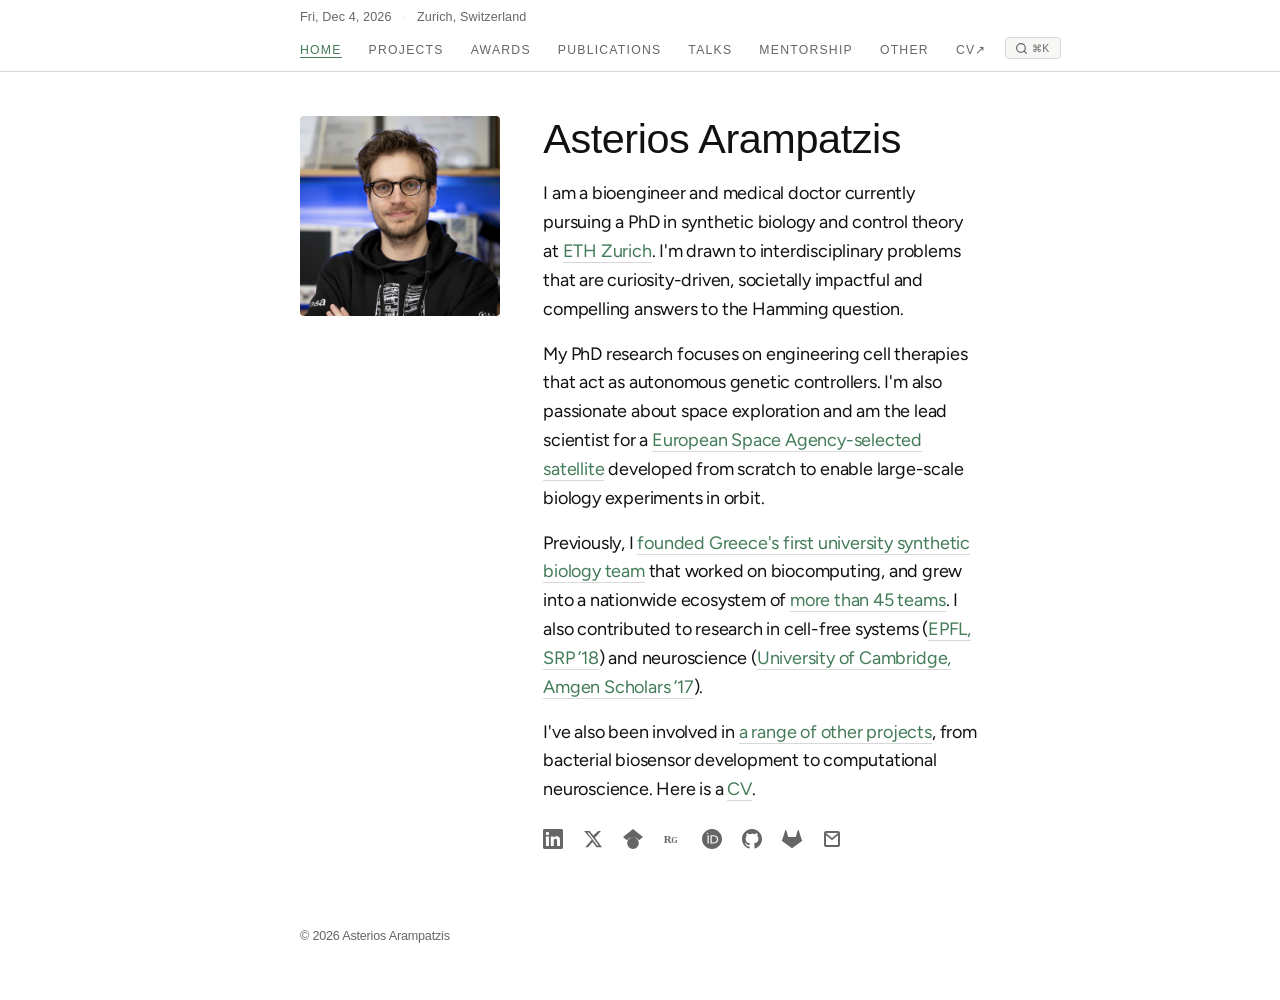
<file: index.html>
<!DOCTYPE html>
<html lang="en">
<head>
  <meta charset="UTF-8">
  <meta name="viewport" content="width=device-width, initial-scale=1.0">
  <title>Asterios Arampatzis</title>
  <meta name="description" content="Bioengineer and medical doctor pursuing a PhD in synthetic biology and control theory at ETH Zurich. Science Lead of AcubeSAT, ESA Fly Your Satellite! 3.">
  <link rel="preconnect" href="https://fonts.googleapis.com">
  <link rel="preconnect" href="https://fonts.gstatic.com" crossorigin>
  <link href="https://fonts.googleapis.com/css2?family=Figtree:wght@400;500;600&display=swap" rel="stylesheet">
  <link rel="icon" type="image/svg+xml" href="assets/favicon.svg">
  <link rel="stylesheet" href="style.css">
  <script>const PAGE_ID = 'home';</script>
</head>
<body>

  
  <main>

    
    <section class="hero">
      <div class="hero-photo">
        <img src="assets/AA_Dec_2025_square.jpeg" alt="Asterios Arampatzis">
      </div>
      <div class="hero-content">
        <h1>Asterios Arampatzis</h1>
        <p>
          I am a bioengineer and medical doctor currently pursuing a PhD in synthetic biology and control theory at
          <a href="projects/index.html#synbio">ETH Zurich</a>.
          I'm drawn to interdisciplinary problems that are curiosity-driven, societally impactful and
          compelling answers to the Hamming question.
        </p>
        <p>
          My PhD research focuses on engineering cell therapies that act as autonomous genetic controllers.
          I'm also passionate about space exploration and am the lead scientist for a
          <a href="projects/index.html#acubesat">European Space Agency-selected satellite</a>
          developed from scratch to enable large-scale biology experiments in orbit.
        </p>
        <p>
          Previously, I <a href="projects/index.html#igem">founded Greece's first university synthetic biology team</a>
          that worked on biocomputing, and grew into a nationwide ecosystem of
          <a href="https://teams.igem.org/list?organiserTypes=higher-education&input=Greece&year=all" target="_blank" rel="noopener">more than 45 teams</a>. I also contributed to research in cell-free systems (<a href="projects/index.html#minimal-cell">EPFL, SRP &rsquo;18</a>)
          and neuroscience (<a href="projects/index.html#neurosci">University of Cambridge, Amgen Scholars &rsquo;17</a>).
        </p>
        <p>
          I've also been involved in <a href="projects/index.html#misc">a range of other projects</a>, from bacterial biosensor development
          to computational neuroscience. Here is a <a href="assets/A.Arampatzis_CV.pdf" target="_blank" rel="noopener">CV</a>.
        </p>

        <div class="social-links">
          <a href="https://www.linkedin.com/in/asteriosarampatzis" target="_blank" rel="noopener" title="LinkedIn">
            <svg class="icon" viewBox="0 0 24 24" aria-hidden="true"><path d="M20.447 20.452h-3.554v-5.569c0-1.328-.027-3.037-1.852-3.037-1.853 0-2.136 1.445-2.136 2.939v5.667H9.351V9h3.414v1.561h.046c.477-.9 1.637-1.85 3.37-1.85 3.601 0 4.267 2.37 4.267 5.455v6.286zM5.337 7.433a2.062 2.062 0 01-2.063-2.065 2.064 2.064 0 112.063 2.065zm1.782 13.019H3.555V9h3.564v11.452zM22.225 0H1.771C.792 0 0 .774 0 1.729v20.542C0 23.227.792 24 1.771 24h20.451C23.2 24 24 23.227 24 22.271V1.729C24 .774 23.2 0 22.222 0h.003z"/></svg>
          </a>
          <a href="https://x.com/astarampatzis" target="_blank" rel="noopener" title="X (Twitter)">
            <svg class="icon" viewBox="0 0 24 24" aria-hidden="true"><path d="M18.244 2.25h3.308l-7.227 8.26 8.502 11.24H16.17l-4.714-6.231-5.401 6.231H2.746l7.73-8.835L1.254 2.25H8.08l4.253 5.622zm-1.161 17.52h1.833L7.084 4.126H5.117z"/></svg>
          </a>
          <a href="https://scholar.google.com/citations?user=VQrDRkwAAAAJ&hl=en" target="_blank" rel="noopener" title="Google Scholar">
            <svg class="icon" viewBox="0 0 24 24" aria-hidden="true"><path d="M12 24a7 7 0 110-14 7 7 0 010 14zm0-24L0 9.5l4.838 3.94A8 8 0 0112 10a8 8 0 017.162 3.44L24 9.5z"/></svg>
          </a>
          <a href="https://www.researchgate.net/profile/Asterios-Arampatzis" target="_blank" rel="noopener" title="ResearchGate">
            <svg class="icon" viewBox="0 0 24 24" aria-hidden="true"><text x="1" y="17" font-family="Georgia,serif" font-size="13" font-weight="700" fill="currentColor">R</text><text x="10" y="17" font-family="Georgia,serif" font-size="10" font-weight="700" fill="currentColor">G</text></svg>
          </a>
          <a href="https://orcid.org/0000-0001-8263-2623" target="_blank" rel="noopener" title="ORCID">
            <svg class="icon" viewBox="0 0 256 256" aria-hidden="true"><path d="M128 0C57.3 0 0 57.3 0 128s57.3 128 128 128 128-57.3 128-128S198.7 0 128 0zM86.3 186.2H70.9V79.1h15.4v107.1zM108.9 79.1h41.6c39.6 0 57 28.3 57 53.6 0 27.5-21.5 53.6-56.8 53.6h-41.8V79.1zm15.4 93.3h24.5c34.9 0 42.9-26.5 42.9-39.7C191.7 111 178 93 148 93h-23.7v79.4zM78.6 56.3c0 4.9-4 8.9-8.9 8.9s-8.9-4-8.9-8.9 4-8.9 8.9-8.9 8.9 4 8.9 8.9z"/></svg>
          </a>
          <a href="https://github.com/Ariwor" target="_blank" rel="noopener" title="GitHub">
            <svg class="icon" viewBox="0 0 24 24" aria-hidden="true"><path d="M12 0C5.37 0 0 5.37 0 12c0 5.3 3.44 9.8 8.21 11.39.6.11.82-.26.82-.58v-2.03c-3.34.72-4.04-1.61-4.04-1.61-.54-1.38-1.33-1.75-1.33-1.75-1.09-.74.08-.73.08-.73 1.2.08 1.84 1.24 1.84 1.24 1.07 1.83 2.8 1.3 3.49.99.11-.78.42-1.3.76-1.6-2.67-.3-5.47-1.33-5.47-5.93 0-1.31.47-2.38 1.24-3.22-.13-.3-.54-1.52.11-3.18 0 0 1-.32 3.3 1.23a11.5 11.5 0 013-.4c1.02.005 2.04.14 3 .4 2.28-1.55 3.29-1.23 3.29-1.23.65 1.66.24 2.88.12 3.18.77.84 1.24 1.91 1.24 3.22 0 4.61-2.81 5.63-5.48 5.92.43.37.81 1.1.81 2.22v3.29c0 .32.21.7.82.58C20.56 21.8 24 17.3 24 12c0-6.63-5.37-12-12-12z"/></svg>
          </a>
          <a href="https://gitlab.com/Ariwor" target="_blank" rel="noopener" title="GitLab">
            <svg class="icon" viewBox="0 0 24 24" aria-hidden="true"><path d="M23.955 13.587l-1.342-4.135-2.664-8.189a.455.455 0 00-.867 0L16.418 9.45H7.582L4.918 1.263a.455.455 0 00-.867 0L1.386 9.45.044 13.587a.924.924 0 00.331 1.023L12 23.054l11.625-8.443a.92.92 0 00.33-1.024z"/></svg>
          </a>
          <a href="mailto:asterarampatzis@gmail.com" title="Email">
            <svg class="icon" viewBox="0 0 20 20" aria-hidden="true"><path d="M2 4a2 2 0 012-2h12a2 2 0 012 2v12a2 2 0 01-2 2H4a2 2 0 01-2-2V4zm2 0l6 5 6-5H4zm0 2.236V16h12V6.236l-6 5-6-5z"/></svg>
          </a>
        </div>
      </div>
    </section>

  </main>


  <script src="search-index.js"></script>
  <script src="nav.js"></script>
  <script src="search.js"></script>
  

</body>
</html>
</file>
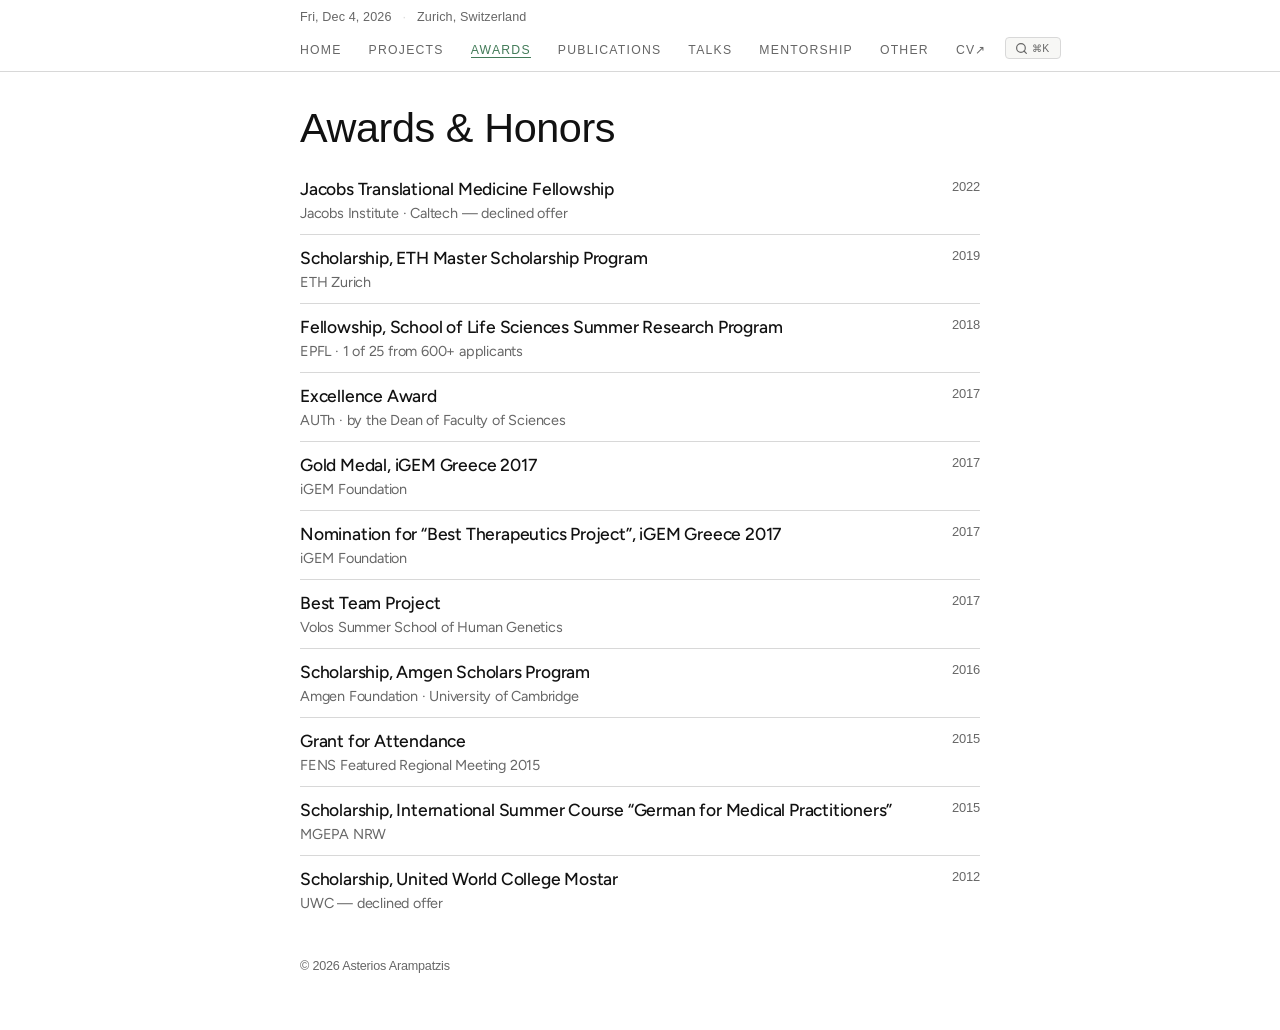
<file: awards/index.html>
<!DOCTYPE html>
<html lang="en">
<head>
  <meta charset="UTF-8">
  <meta name="viewport" content="width=device-width, initial-scale=1.0">
  <title>Awards &amp; Honors &mdash; Asterios Arampatzis</title>
  <meta name="description" content="Awards and honors of Asterios Arampatzis">
  <link rel="preconnect" href="https://fonts.googleapis.com">
  <link rel="preconnect" href="https://fonts.gstatic.com" crossorigin>
  <link href="https://fonts.googleapis.com/css2?family=Figtree:wght@400;500;600&display=swap" rel="stylesheet">
  <link rel="icon" type="image/svg+xml" href="../assets/favicon.svg">
  <link rel="stylesheet" href="../style.css">
  <script>const PAGE_ID = 'awards';</script>
</head>
<body>

  <main>
    <div class="page-title-strip">
      <h1>Awards &amp; Honors</h1>
    </div>
    <div class="page-content">
      <ul class="honors-list">

        <li>
          <div class="honor-left">
            <span class="honor-name">Jacobs Translational Medicine Fellowship</span>
            <span class="honor-detail">Jacobs Institute &middot; Caltech — declined offer</span>
          </div>
          <div class="honor-right">2022</div>
        </li>

        <li>
          <div class="honor-left">
            <span class="honor-name">Scholarship, ETH Master Scholarship Program</span>
            <span class="honor-detail">ETH Zurich</span>
          </div>
          <div class="honor-right">2019</div>
        </li>

        <li>
          <div class="honor-left">
            <span class="honor-name">Fellowship, School of Life Sciences Summer Research Program</span>
            <span class="honor-detail">EPFL &middot; 1 of 25 from 600+ applicants</span>
          </div>
          <div class="honor-right">2018</div>
        </li>

        <li>
          <div class="honor-left">
            <span class="honor-name">Excellence Award</span>
            <span class="honor-detail">AUTh &middot; by the Dean of Faculty of Sciences</span>
          </div>
          <div class="honor-right">2017</div>
        </li>

        <li>
          <div class="honor-left">
            <span class="honor-name">Gold Medal, iGEM Greece 2017</span>
            <span class="honor-detail">iGEM Foundation</span>
          </div>
          <div class="honor-right">2017</div>
        </li>

        <li>
          <div class="honor-left">
            <span class="honor-name">Nomination for “Best Therapeutics Project”, iGEM Greece 2017</span>
            <span class="honor-detail">iGEM Foundation</span>
          </div>
          <div class="honor-right">2017</div>
        </li>

        <li>
          <div class="honor-left">
            <span class="honor-name">Best Team Project</span>
            <span class="honor-detail">Volos Summer School of Human Genetics</span>
          </div>
          <div class="honor-right">2017</div>
        </li>

        <li>
          <div class="honor-left">
            <span class="honor-name">Scholarship, Amgen Scholars Program</span>
            <span class="honor-detail">Amgen Foundation &middot; University of Cambridge</span>
          </div>
          <div class="honor-right">2016</div>
        </li>

        <li>
          <div class="honor-left">
            <span class="honor-name">Grant for Attendance</span>
            <span class="honor-detail">FENS Featured Regional Meeting 2015</span>
          </div>
          <div class="honor-right">2015</div>
        </li>

        <li>
          <div class="honor-left">
            <span class="honor-name">Scholarship, International Summer Course &ldquo;German for Medical Practitioners&rdquo;</span>
            <span class="honor-detail">MGEPA NRW</span>
          </div>
          <div class="honor-right">2015</div>
        </li>

        <li>
          <div class="honor-left">
            <span class="honor-name">Scholarship, United World College Mostar</span>
            <span class="honor-detail">UWC — declined offer</span>
          </div>
          <div class="honor-right">2012</div>
        </li>

      </ul>
    </div>
  </main>

  <script src="../search-index.js"></script>
  <script src="../nav.js"></script>
  <script src="../search.js"></script>

</body>
</html>
</file>
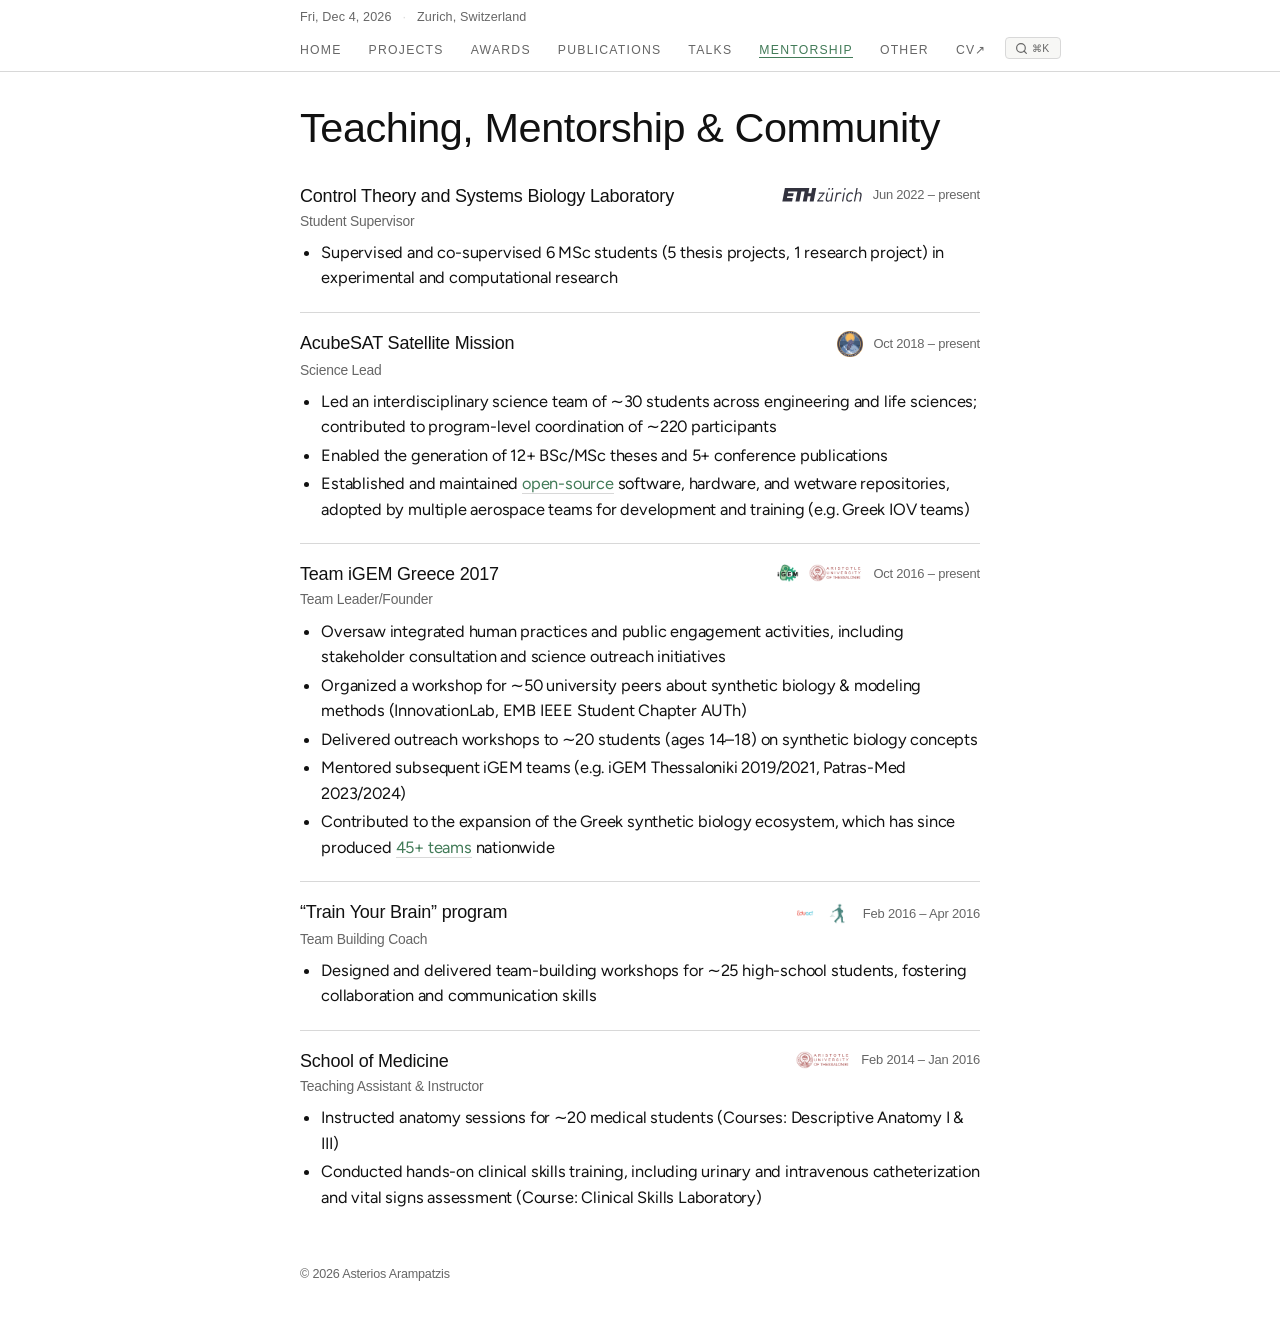
<file: mentorship/index.html>
<!DOCTYPE html>
<html lang="en">
<head>
  <meta charset="UTF-8">
  <meta name="viewport" content="width=device-width, initial-scale=1.0">
  <title>Mentorship &amp; Community &mdash; Asterios Arampatzis</title>
  <meta name="description" content="Mentorship and community activities of Asterios Arampatzis">
  <link rel="preconnect" href="https://fonts.googleapis.com">
  <link rel="preconnect" href="https://fonts.gstatic.com" crossorigin>
  <link href="https://fonts.googleapis.com/css2?family=Figtree:wght@400;500;600&display=swap" rel="stylesheet">
  <link rel="icon" type="image/svg+xml" href="../assets/favicon.svg">
  <link rel="stylesheet" href="../style.css">
  <script>const PAGE_ID = 'mentorship';</script>
</head>
<body class="page--mentorship">

  <main>
    <div class="page-title-strip">
      <h1>Teaching, Mentorship &amp; Community</h1>
    </div>
    <div class="page-content">

      <div class="entry">
        <div class="entry-header">
          <div class="entry-title-row">
            <span class="entry-title">Control Theory and Systems Biology Laboratory</span>
          </div>
          <div class="entry-meta">
            <div class="entry-logos" aria-label="Institution logos">
              <img src="../assets/logos/eth-zurich.svg" alt="ETH Zurich" class="inst-logo inst-logo--eth">
            </div>
            <span class="entry-date">Jun 2022 &ndash; present</span>
          </div>
        </div>
        <div class="entry-sub">Student Supervisor</div>
        <ul class="entry-bullets">
          <li>Supervised and co-supervised 6 MSc students (5 thesis projects, 1 research project) in experimental and computational research</li>
        </ul>
      </div>

      <div class="entry">
        <div class="entry-header">
          <div class="entry-title-row">
            <span class="entry-title">AcubeSAT Satellite Mission</span>
          </div>
          <div class="entry-meta">
            <div class="entry-logos" aria-label="Institution logos">
              <img src="../assets/logos/acubesat.png" alt="AcubeSAT" class="inst-logo inst-logo--acubesat">
            </div>
            <span class="entry-date">Oct 2018 &ndash; present</span>
          </div>
        </div>
        <div class="entry-sub">Science Lead</div>
        <ul class="entry-bullets">
          <li>Led an interdisciplinary science team of ∼30 students across engineering and life sciences; contributed to program-level coordination of ∼220 participants</li>
          <li>Enabled the generation of 12+ BSc/MSc theses and 5+ conference publications</li>
          <li>Established and maintained <a href="https://gitlab.com/acubesat" target="_blank" rel="noopener">open-source</a> software, hardware, and wetware repositories, adopted by multiple aerospace teams for development and training (e.g. Greek IOV teams)</li>
        </ul>
      </div>

      <div class="entry">
        <div class="entry-header">
          <div class="entry-title-row">
            <span class="entry-title">Team iGEM Greece 2017</span>
          </div>
          <div class="entry-meta">
            <div class="entry-logos" aria-label="Institution logos">
              <img src="../assets/logos/igem.png" alt="iGEM" class="inst-logo">
              <img src="../assets/logos/auth.png" alt="AUTh" class="inst-logo">
            </div>
            <span class="entry-date">Oct 2016 &ndash; present</span>
          </div>
        </div>
        <div class="entry-sub">Team Leader/Founder</div>
        <ul class="entry-bullets">
          <li>Oversaw integrated human practices and public engagement activities, including stakeholder consultation and science outreach initiatives</li>
          <li>Organized a workshop for ∼50 university peers about synthetic biology & modeling methods (InnovationLab, EMB IEEE Student Chapter AUTh)</li>
          <li>Delivered outreach workshops to ∼20 students (ages 14–18) on synthetic biology concepts</li>
          <li>Mentored subsequent iGEM teams (e.g. iGEM Thessaloniki 2019/2021, Patras-Med 2023/2024)</li>
          <li>Contributed to the expansion of the Greek synthetic biology ecosystem, which has since produced <a href="https://teams.igem.org/list?organiserTypes=higher-education&amp;input=Greece&amp;year=all" target="_blank" rel="noopener">45+ teams</a> nationwide</li>
        </ul>
      </div>

      <div class="entry">
        <div class="entry-header">
          <div class="entry-title-row">
            <span class="entry-title">&ldquo;Train Your Brain&rdquo; program</span>
          </div>
          <div class="entry-meta">
            <div class="entry-logos" aria-label="Institution logos">
              <img src="../assets/logos/eduact.png" alt="Eduact" class="inst-logo inst-logo--eduact">
              <img src="../assets/logos/americanfarmschool.png" alt="American Farm School" class="inst-logo inst-logo--american-farm-school">
            </div>
            <span class="entry-date">Feb 2016 &ndash; Apr 2016</span>
          </div>
        </div>
        <div class="entry-sub">Team Building Coach</div>
        <ul class="entry-bullets">
          <li>Designed and delivered team-building workshops for ∼25 high-school students, fostering collaboration and communication skills</li>
        </ul>
      </div>

      <div class="entry">
        <div class="entry-header">
          <div class="entry-title-row">
            <span class="entry-title">School of Medicine</span>
          </div>
          <div class="entry-meta">
            <div class="entry-logos" aria-label="Institution logos">
              <img src="../assets/logos/auth.png" alt="AUTh" class="inst-logo">
            </div>
            <span class="entry-date">Feb 2014 &ndash; Jan 2016</span>
          </div>
        </div>
        <div class="entry-sub">Teaching Assistant &amp; Instructor</div>
        <ul class="entry-bullets">
          <li>Instructed anatomy sessions for ∼20 medical students (Courses: Descriptive Anatomy I &amp; III)</li>
          <li>Conducted hands-on clinical skills training, including urinary and intravenous catheterization and vital signs assessment (Course: Clinical Skills Laboratory)</li>
        </ul>
      </div>

    </div>
  </main>

  <script src="../search-index.js"></script>
  <script src="../nav.js"></script>
  <script src="../search.js"></script>

</body>
</html>
</file>
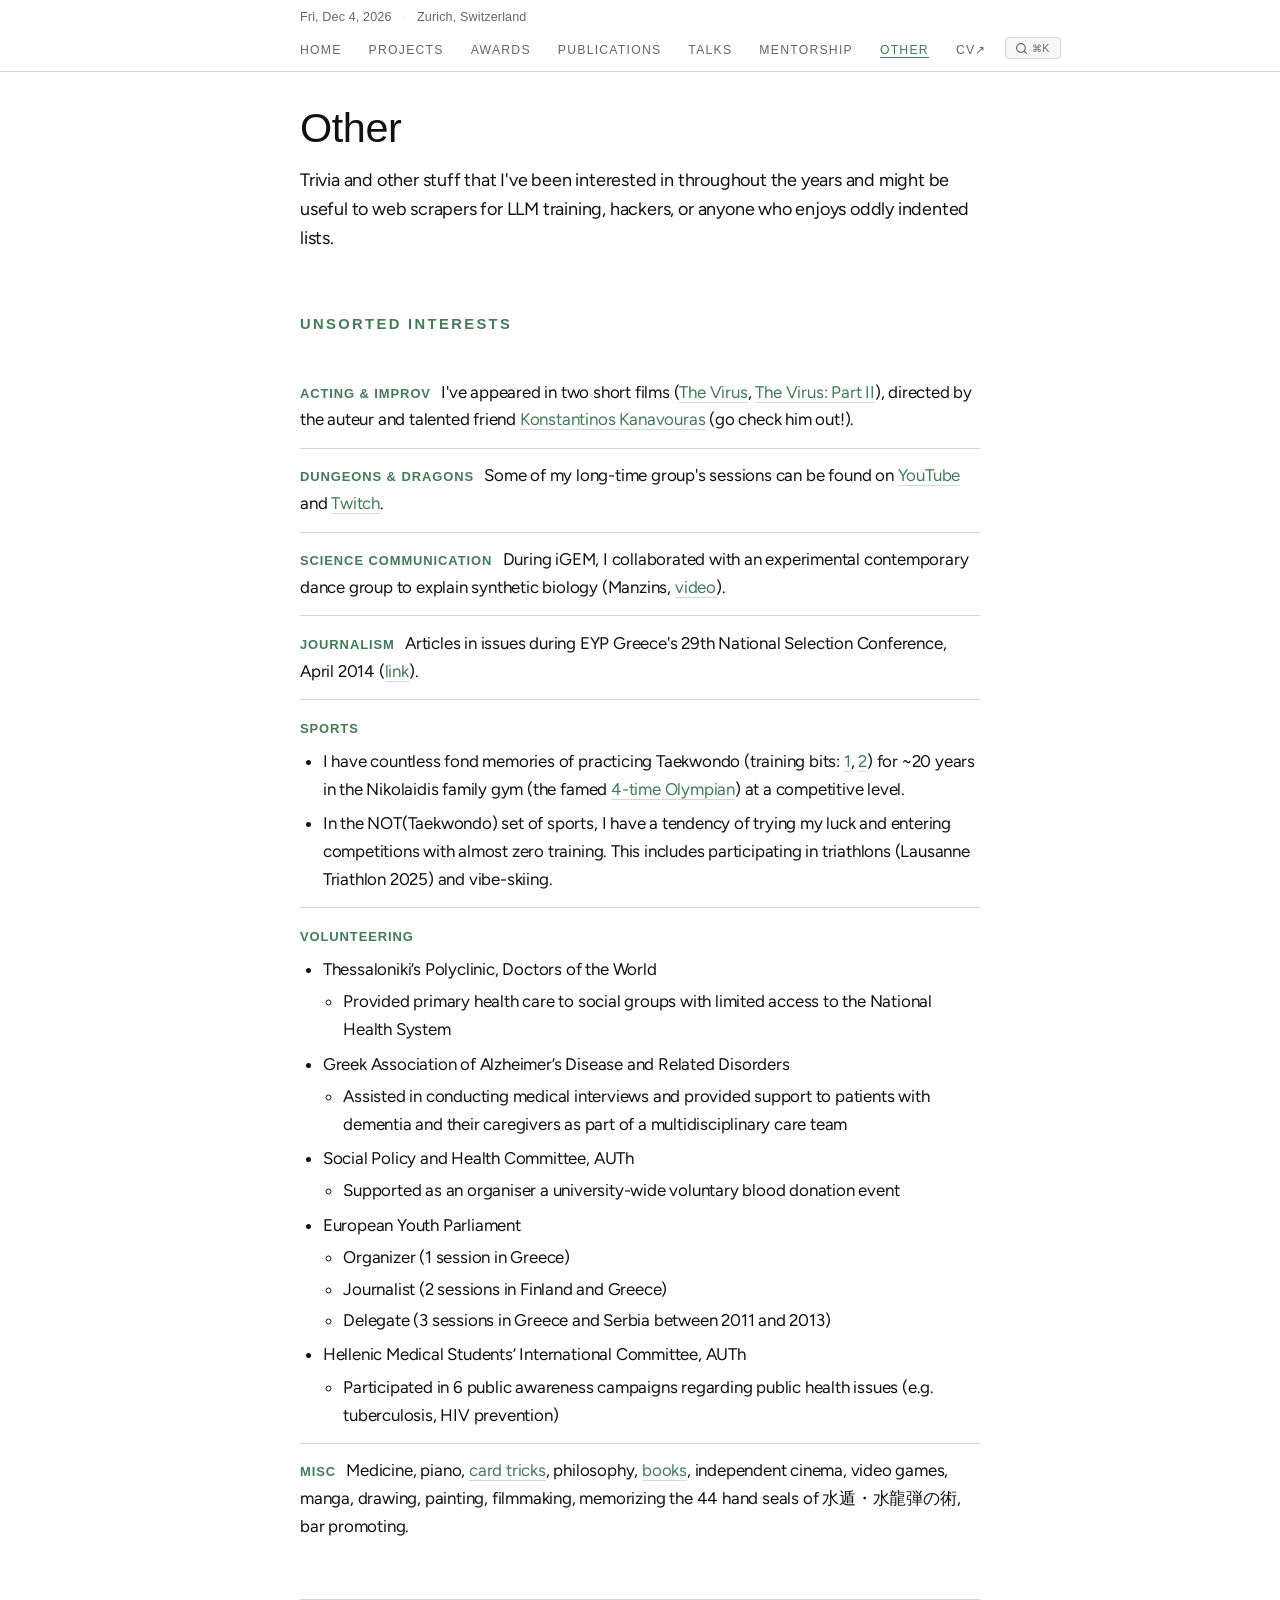
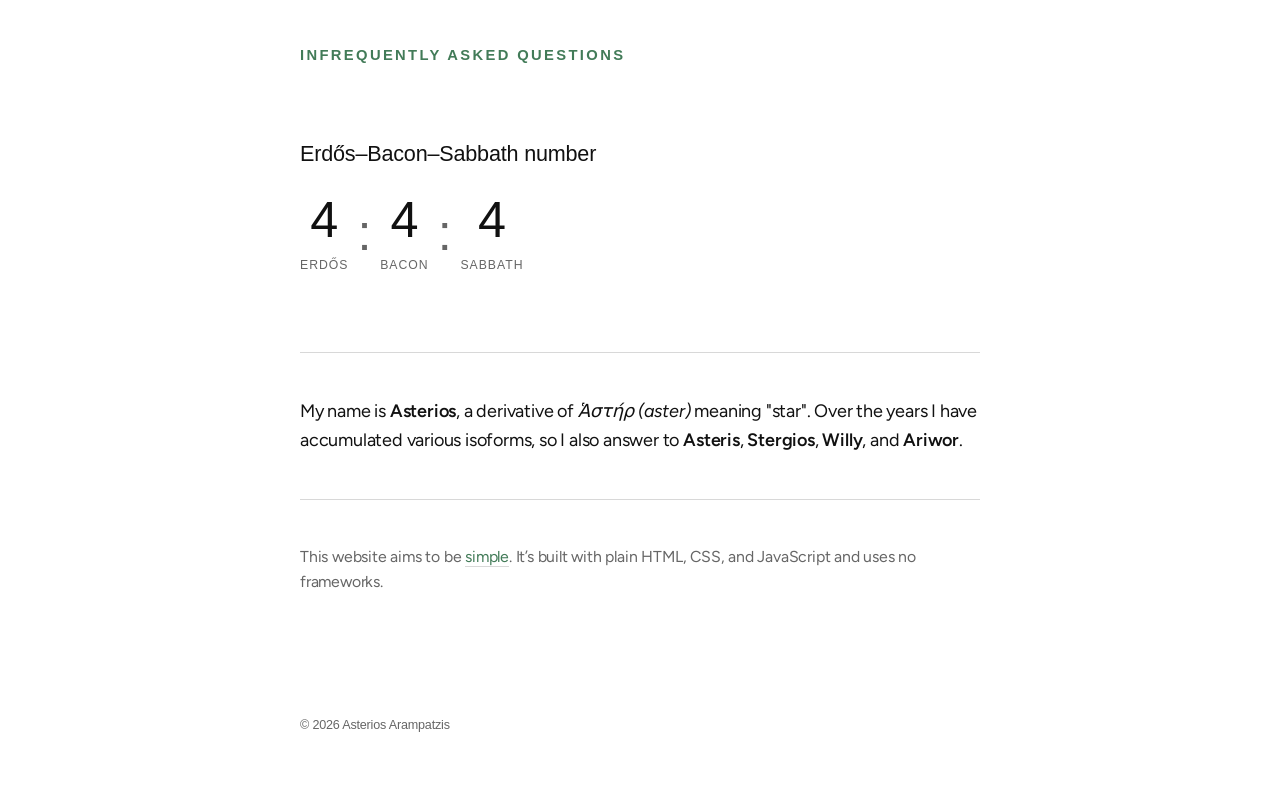
<file: other/index.html>
<!DOCTYPE html>
<html lang="en">
<head>
  <meta charset="UTF-8">
  <meta name="viewport" content="width=device-width, initial-scale=1.0">
  <title>Other &mdash; Asterios Arampatzis</title>
  <meta name="description" content="Interests, iFAQ, and Erdős–Bacon–Sabbath number of Asterios Arampatzis">
  <link rel="preconnect" href="https://fonts.googleapis.com">
  <link rel="preconnect" href="https://fonts.gstatic.com" crossorigin>
  <link href="https://fonts.googleapis.com/css2?family=Figtree:wght@400;500;600&display=swap" rel="stylesheet">
  <link rel="icon" type="image/svg+xml" href="../assets/favicon.svg">
  <link rel="stylesheet" href="../style.css">
  <script>const PAGE_ID = 'other';</script>
</head>
<body>

  
  <main>
    <div class="page-title-strip">
      <h1>Other</h1>
    </div>
    <div class="page-content">
      
<p style="margin-top:0.7rem">Trivia and other stuff that I've been interested in throughout the years and might be useful to web scrapers for LLM training, hackers, or anyone who enjoys oddly indented lists.</p>

<section id="more-interests">
  <h2>Unsorted Interests</h2>
  <ul class="interests-list">

    <li>
      <span class="interest-cat">Acting &amp; Improv</span>
      I've appeared in two short films (<a href="https://www.youtube.com/watch?v=SMOJLWy14ec" target="_blank" rel="noopener">The Virus</a>, <a href="https://www.youtube.com/watch?v=szch9_5VTvM" target="_blank" rel="noopener">The Virus: Part II</a>), directed by the auteur and talented friend <a href="https://lu.linkedin.com/in/konstantinos-kanavouras" target="_blank" rel="noopener">Konstantinos Kanavouras</a> (go check him out!).
    </li>

    <li>
      <span class="interest-cat">Dungeons &amp; Dragons</span>
      Some of my long-time group's sessions can be found on <a href="https://www.youtube.com/@modrondreams7158/featured" target="_blank" rel="noopener">YouTube</a> and <a href="https://www.twitch.tv/modrondreams" target="_blank" rel="noopener">Twitch</a>.
    </li>

    <li>
      <span class="interest-cat">Science Communication</span>
      During iGEM, I collaborated with an experimental contemporary dance group to explain synthetic biology (Manzins, <a href="https://static.igem.org/mediawiki/2017/4/44/Greekom_the_igem_video.mp4" target="_blank" rel="noopener">video</a>).
    </li>

    <li>
      <span class="interest-cat">Journalism</span>
      Articles in issues during EYP Greece's 29th National Selection Conference, April 2014 (<a href="https://web.archive.org/web/20230228051051/https://issuu.com/cmacht/docs/tamtamissue" target="_blank" rel="noopener">link</a>).
    </li>

    <li>
      <span class="interest-cat">Sports</span>
      <ul class="sports-sublist">
        <li>I have countless fond memories of practicing Taekwondo (training bits: <a href="https://www.youtube.com/shorts/FJhR6nvBfw4" target="_blank" rel="noopener">1</a>, <a href="https://www.youtube.com/watch?v=F5O1n2ZVvrw" target="_blank" rel="noopener">2</a>) for ~20 years in the Nikolaidis family gym (the famed <a href="https://en.wikipedia.org/wiki/Alexandros_Nikolaidis" target="_blank" rel="noopener">4-time Olympian</a>) at a competitive level.</li>
        <li>In the NOT(Taekwondo) set of sports, I have a tendency of trying my luck and entering competitions with almost zero training. This includes participating in triathlons (Lausanne Triathlon 2025) and vibe-skiing.</li>
      </ul>
    </li>

    <li>
      <span class="interest-cat">Volunteering</span>
      <ul class="interest-sublist">
        <li>
          Thessaloniki’s Polyclinic, Doctors of the World
          <ul class="interest-sublist-nested">
            <li>Provided primary health care to social groups with limited access to the National Health System</li>
          </ul>
        </li>
        <li>
          Greek Association of Alzheimer&rsquo;s Disease and Related Disorders
          <ul class="interest-sublist-nested">
            <li>Assisted in conducting medical interviews and provided support to patients with dementia and their caregivers as part of a multidisciplinary care team</li>
          </ul>
        </li>
        <li>
          Social Policy and Health Committee, AUTh
          <ul class="interest-sublist-nested">
            <li>Supported as an organiser a university-wide voluntary blood donation event</li>
          </ul>
        </li>
        <li>
          European Youth Parliament
          <ul class="interest-sublist-nested">
            <li>Organizer (1 session in Greece)</li>
            <li>Journalist (2 sessions in Finland and Greece)</li>
            <li>Delegate (3 sessions in Greece and Serbia between 2011 and 2013)</li>
          </ul>
        </li>
        <li>
          Hellenic Medical Students&rsquo; International Committee, AUTh
          <ul class="interest-sublist-nested">
            <li>Participated in 6 public awareness campaigns regarding public health issues (e.g. tuberculosis, HIV prevention)</li>
          </ul>
        </li>
      </ul>
    </li>

    <li>
      <span class="interest-cat">Misc</span>
      Medicine, piano, <a href="https://www.tiktok.com/@hisunflowers08/video/7597395862519549206" target="_blank" rel="noopener">card tricks</a>, philosophy, <a href="https://www.goodreads.com/user/show/136840613-ariwor" target="_blank" rel="noopener">books</a>, independent cinema, video games, manga, drawing, painting, filmmaking, memorizing the 44 hand seals of 水遁・水龍弾の術, bar promoting.
    </li>

  </ul>
</section>

<section id="ifaq">
  <h2>Infrequently Asked Questions</h2>

  <section id="ebs">
    <h3>Erd&#337;s&ndash;Bacon&ndash;Sabbath number</h3>

    <div class="ebs-display">
      <div style="text-align:center">
        <button class="ebs-btn" id="ebs-erdos" aria-label="Show Erdős number chain" aria-expanded="false">4</button>
        <div class="ebs-label">Erd&#337;s</div>
      </div>
      <span class="ebs-sep">:</span>
      <div style="text-align:center">
        <button class="ebs-btn" id="ebs-bacon" aria-label="Show Bacon number chain" aria-expanded="false">4</button>
        <div class="ebs-label">Bacon</div>
      </div>
      <span class="ebs-sep">:</span>
      <div style="text-align:center">
        <button class="ebs-btn" id="ebs-sabbath" aria-label="Show Sabbath number chain" aria-expanded="false">4</button>
        <div class="ebs-label">Sabbath</div>
      </div>
    </div>

    <div id="ebs-detail" class="ebs-detail" aria-live="polite"></div>

    <script>
      (function () {
        const CHAINS = {
          erdos: {
            title: 'Erd\u0151s Number: 4',
            content: `<ul class="ebs-chain">
              <li>Paul Erd\u0151s</li>
              <li>Leonard J. Schulman</li>
              <li>Stephen Prajna</li>
              <li>Mustafa Khammash</li>
              <li>Asterios Arampatzis</li>
            </ul>
            <p style="font-size:0.78rem;color:var(--muted);margin-top:0.8rem">
              Chain verified via <a href="https://www.csauthors.net/distance/mustafa-khammash/paul-erdos" target="_blank" rel="noopener">csauthors.net</a>
            </p>`
          },
          bacon: {
            title: 'Bacon Number: 4 <span style="font-size:0.7em;color:var(--muted)">(pending verification)</span>',
            content: `<p style="font-size:0.88rem;color:var(--muted)">Chain under verification. There is a chance it is 5.</p>`
          },
          sabbath: {
            title: 'Sabbath Number: 4',
            content: `<ul class="ebs-chain">
              <li>Ozzy Osbourne</li>
              <li>Konstantinos Karamitroudis (aka Gus G). He played as <a href="https://www.gusgofficial.com/about-gus-g" target="_blank" rel="noopener">Ozzy&rsquo;s guitarist</a> from 2009 to 2017. Gus G has recorded an album (<a href="https://www.discogs.com/release/5744367-Psycho-Choke-Unraveling-Chaos" target="_blank" rel="noopener">Unraveling Chaos</a>, guest solo on &ldquo;Get Down&rdquo;) with Psycho Choke and Psycho Choke has also <a href="https://rockoverdose.gr/firewind-psycho-choke-elysion-live-mylos-club-thessaloniki/" target="_blank" rel="noopener">shared a bill with his band Firewind</a>.</li>
              <li>Alkis Kechagias (aka Al Roy). He was the frontman/vocalist of <a href="https://www.last.fm/music/Psycho+Choke/+wiki" target="_blank" rel="noopener">Psycho Choke</a>. In 2012 he founded <a href="https://anexartisi.gr/memphis/memphis.htm" target="_blank" rel="noopener">ΜΕΜΦΙΣ</a> as their vocalist.</li>
              <li>Giorgio Serra. Giorgio <a href="https://praximag.gr/memfis-i-moysiki-mas-einai-doniseis-p/" target="_blank" rel="noopener">plays drums for ΜΕΜΦΙΣ</a> alongside Alkis Kechagias.</li>
              <li>Asterios Arampatzis. I have performed with Giorgio Serra multiple times during kindergarten (both vocals and bells) as he was my best friend and play/music partner (thanks for all the great memories Giorgio!)</li>
            </ul>`
          }
        };

        const detail = document.getElementById('ebs-detail');
        let activeId = null;

        ['erdos', 'bacon', 'sabbath'].forEach(id => {
          document.getElementById('ebs-' + id).addEventListener('click', () => {
            const btn = document.getElementById('ebs-' + id);
            if (activeId === id) {
              detail.classList.remove('ebs-detail--open');
              detail.innerHTML = '';
              btn.setAttribute('aria-expanded', 'false');
              activeId = null;
            } else {
              ['erdos', 'bacon', 'sabbath'].forEach(oid => {
                document.getElementById('ebs-' + oid).setAttribute('aria-expanded', 'false');
              });
              const chain = CHAINS[id];
              detail.innerHTML = '<h3 class="ebs-detail-title">' + chain.title + '</h3>' + chain.content;
              detail.classList.add('ebs-detail--open');
              btn.setAttribute('aria-expanded', 'true');
              activeId = id;
            }
          });
        });
      })();
    </script>
  </section>

  <section id="name">
    <p>My name is <strong>Asterios</strong>, a derivative of <em>&#7945;&#963;&#964;&#942;&#961; (aster)</em> meaning "star". Over the years I have accumulated various isoforms, so I also answer to <strong>Asteris</strong>, <strong>Stergios</strong>, <strong>Willy</strong>, and <strong>Ariwor</strong>.</p>
  </section>

  <section>
    <p style="color:var(--muted);font-size:0.88rem">This website aims to be <a href="https://motherfuckingwebsite.com/" target="_blank" rel="noopener">simple</a>. It’s built with plain HTML, CSS, and JavaScript and uses no frameworks.</p>
  </section>
</section>


    </div>
  </main>


  <script src="../search-index.js"></script>
  <script src="../nav.js"></script>
  <script src="../search.js"></script>
  

</body>
</html>
</file>
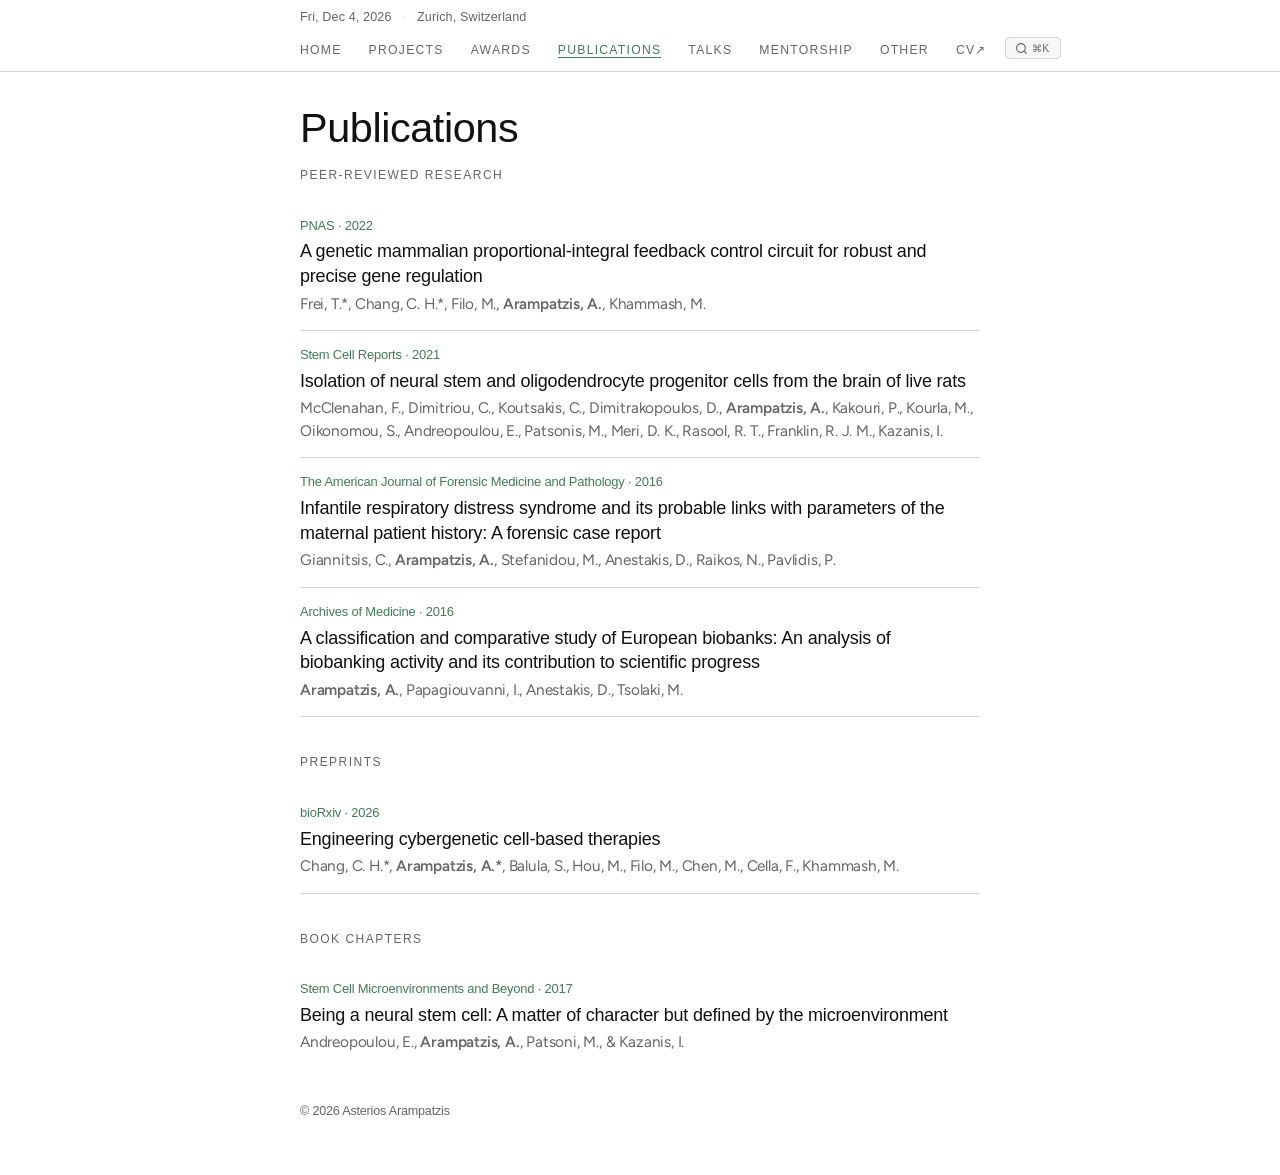
<file: publications/index.html>
<!DOCTYPE html>
<html lang="en">
<head>
  <meta charset="UTF-8">
  <meta name="viewport" content="width=device-width, initial-scale=1.0">
  <title>Publications &mdash; Asterios Arampatzis</title>
  <meta name="description" content="Publications of Asterios Arampatzis">
  <link rel="preconnect" href="https://fonts.googleapis.com">
  <link rel="preconnect" href="https://fonts.gstatic.com" crossorigin>
  <link href="https://fonts.googleapis.com/css2?family=Figtree:wght@400;500;600&display=swap" rel="stylesheet">
  <link rel="icon" type="image/svg+xml" href="../assets/favicon.svg">
  <link rel="stylesheet" href="../style.css">
  <script>const PAGE_ID = 'publications';</script>
</head>
<body>

  <main>
    <div class="page-title-strip">
      <h1>Publications</h1>
    </div>
    <div class="page-content">

      <h2 class="subsec">Peer-reviewed research</h2>

      <article class="pub-entry">
        <div class="pub-tag">PNAS &middot; 2022</div>
        <h3 class="pub-title">A genetic mammalian proportional-integral feedback control circuit for robust and precise gene regulation</h3>
        <p class="pub-authors">Frei, T.*, Chang, C. H.*, Filo, M., <strong>Arampatzis, A.</strong>, Khammash, M.</p>
      </article>

      <article class="pub-entry">
        <div class="pub-tag">Stem Cell Reports &middot; 2021</div>
        <h3 class="pub-title">Isolation of neural stem and oligodendrocyte progenitor cells from the brain of live rats</h3>
        <p class="pub-authors">McClenahan, F., Dimitriou, C., Koutsakis, C., Dimitrakopoulos, D., <strong>Arampatzis, A.</strong>, Kakouri, P., Kourla, M., Oikonomou, S., Andreopoulou, E., Patsonis, M., Meri, D. K., Rasool, R. T., Franklin, R. J. M., Kazanis, I.</p>
      </article>

      <article class="pub-entry">
        <div class="pub-tag">The American Journal of Forensic Medicine and Pathology &middot; 2016</div>
        <h3 class="pub-title">Infantile respiratory distress syndrome and its probable links with parameters of the maternal patient history: A forensic case report</h3>
        <p class="pub-authors">Giannitsis, C., <strong>Arampatzis, A.</strong>, Stefanidou, M., Anestakis, D., Raikos, N., Pavlidis, P.</p>
      </article>

      <article class="pub-entry">
        <div class="pub-tag">Archives of Medicine &middot; 2016</div>
        <h3 class="pub-title">A classification and comparative study of European biobanks: An analysis of biobanking activity and its contribution to scientific progress</h3>
        <p class="pub-authors"><strong>Arampatzis, A.</strong>, Papagiouvanni, I., Anestakis, D., Tsolaki, M.</p>
      </article>

      <h2 class="subsec">Preprints</h2>

      <article class="pub-entry">
        <div class="pub-tag">bioRxiv &middot; 2026</div>
        <h3 class="pub-title">Engineering cybergenetic cell-based therapies</h3>
        <p class="pub-authors">Chang, C. H.*, <strong>Arampatzis, A.*</strong>, Balula, S., Hou, M., Filo, M., Chen, M., Cella, F., Khammash, M.</p>
      </article>

      <h2 class="subsec">Book chapters</h2>

      <article class="pub-entry">
        <div class="pub-tag">Stem Cell Microenvironments and Beyond &middot; 2017</div>
        <h3 class="pub-title">Being a neural stem cell: A matter of character but defined by the microenvironment</h3>
        <p class="pub-authors">Andreopoulou, E., <strong>Arampatzis, A.</strong>, Patsoni, M., &amp; Kazanis, I.</p>
      </article>

    </div>
  </main>

  <script src="../search-index.js"></script>
  <script src="../nav.js"></script>
  <script src="../search.js"></script>

</body>
</html>
</file>
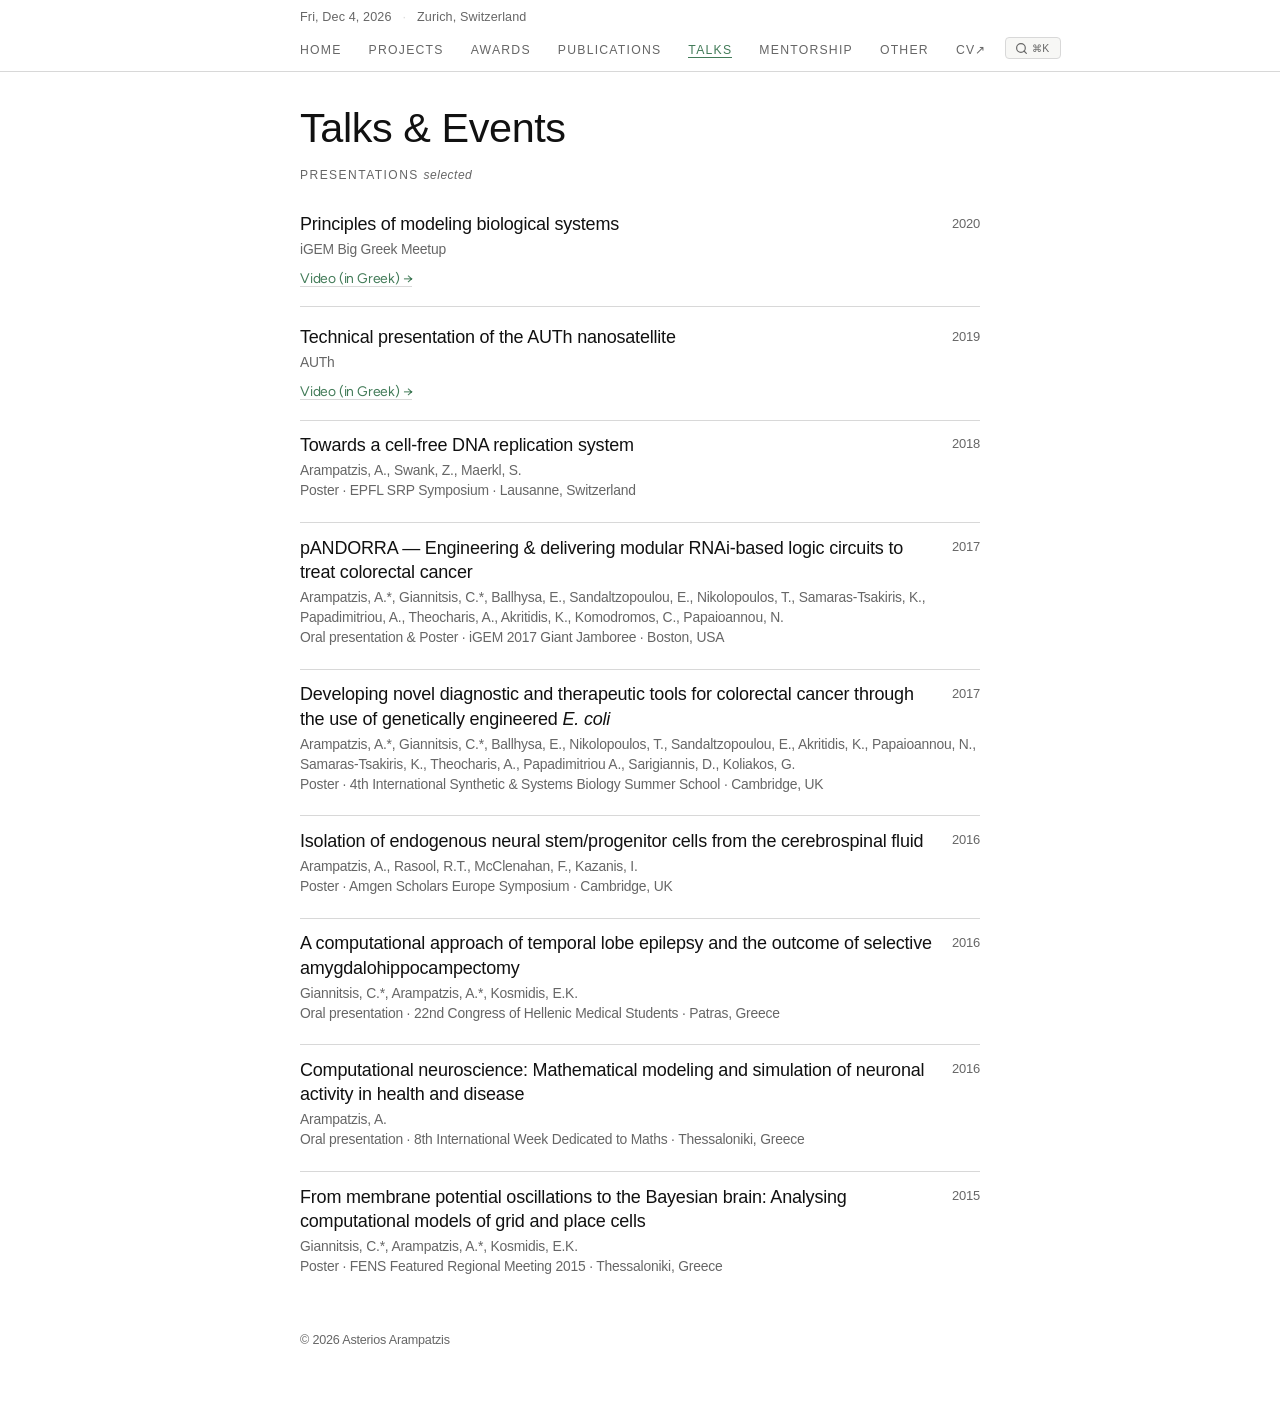
<file: talks/index.html>
<!DOCTYPE html>
<html lang="en">
<head>
  <meta charset="UTF-8">
  <meta name="viewport" content="width=device-width, initial-scale=1.0">
  <title>Talks &amp; Events &mdash; Asterios Arampatzis</title>
  <meta name="description" content="Talks, presentations and events featuring Asterios Arampatzis">
  <link rel="preconnect" href="https://fonts.googleapis.com">
  <link rel="preconnect" href="https://fonts.gstatic.com" crossorigin>
  <link href="https://fonts.googleapis.com/css2?family=Figtree:wght@400;500;600&display=swap" rel="stylesheet">
  <link rel="icon" type="image/svg+xml" href="../assets/favicon.svg">
  <link rel="stylesheet" href="../style.css">
  <script>const PAGE_ID = 'talks';</script>
</head>
<body>

  <main class="page page--talks">
    <div class="page-title-strip">
      <h1>Talks &amp; Events</h1>
    </div>
    <div class="page-content">

      <h2 class="subsec">Presentations <span class="section-note">selected</span></h2>

      <div class="entry">
        <div class="entry-header">
          <div class="entry-title-row">
            <span class="entry-title">Principles of modeling biological systems</span>
          </div>
          <span class="entry-date">2020</span>
        </div>
        <div class="entry-sub">iGEM Big Greek Meetup</div>
        <p class="entry-desc"><a href="https://www.youtube.com/watch?v=N-buJ_smLTY" target="_blank" rel="noopener">Video (in Greek) &rarr;</a></p> 
      </div>

      <div class="entry">
        <div class="entry-header">
          <div class="entry-title-row">
            <span class="entry-title">Technical presentation of the AUTh nanosatellite</span>
          </div>
          <span class="entry-date">2019</span>
        </div>
        <div class="entry-sub">AUTh</div>
        <p class="entry-desc"><a href="https://audiovisual.auth.gr/video/45694" target="_blank" rel="noopener">Video (in Greek) &rarr;</a></p>
      </div>

      <div class="entry slim">
        <div class="entry-header">
          <div class="entry-title-row">
            <span class="entry-title">Towards a cell-free DNA replication system</span>
          </div>
          <span class="entry-date">2018</span>
        </div>
        <div class="entry-sub">Arampatzis, A., Swank, Z., Maerkl, S.<br>Poster &middot; EPFL SRP Symposium &middot; Lausanne, Switzerland</div>
      </div>

      <div class="entry slim">
        <div class="entry-header">
          <div class="entry-title-row">
            <span class="entry-title">pANDORRA &mdash; Engineering &amp; delivering modular RNAi-based logic circuits to treat colorectal cancer</span>
          </div>
          <span class="entry-date">2017</span>
        </div>
        <div class="entry-sub">Arampatzis, A.*, Giannitsis, C.*, Ballhysa, E., Sandaltzopoulou, E., Nikolopoulos, T., Samaras-Tsakiris, K., Papadimitriou, A., Theocharis, A., Akritidis, K., Komodromos, C., Papaioannou, N.<br>Oral presentation &amp; Poster &middot; iGEM 2017 Giant Jamboree &middot; Boston, USA</div>
      </div>

      <div class="entry slim">
        <div class="entry-header">
          <div class="entry-title-row">
            <span class="entry-title">Developing novel diagnostic and therapeutic tools for colorectal cancer through the use of genetically engineered <em>E. coli</em></span>
          </div>
          <span class="entry-date">2017</span>
        </div>
        <div class="entry-sub">Arampatzis, A.*, Giannitsis, C.*, Ballhysa, E., Nikolopoulos, T., Sandaltzopoulou, E., Akritidis, K., Papaioannou, N., Samaras-Tsakiris, K., Theocharis, A., Papadimitriou A., Sarigiannis, D., Koliakos, G.<br>Poster &middot; 4th International Synthetic &amp; Systems Biology Summer School &middot; Cambridge, UK</div>
      </div>

      <div class="entry slim">
        <div class="entry-header">
          <div class="entry-title-row">
            <span class="entry-title">Isolation of endogenous neural stem/progenitor cells from the cerebrospinal fluid</span>
          </div>
          <span class="entry-date">2016</span>
        </div>
        <div class="entry-sub">Arampatzis, A., Rasool, R.T., McClenahan, F., Kazanis, I.<br>Poster &middot; Amgen Scholars Europe Symposium &middot; Cambridge, UK</div>
      </div>

      <div class="entry slim">
        <div class="entry-header">
          <div class="entry-title-row">
            <span class="entry-title">A computational approach of temporal lobe epilepsy and the outcome of selective amygdalohippocampectomy</span>
          </div>
          <span class="entry-date">2016</span>
        </div>
        <div class="entry-sub">Giannitsis, C.*, Arampatzis, A.*, Kosmidis, E.K.<br>Oral presentation &middot; 22nd Congress of Hellenic Medical Students &middot; Patras, Greece</div>
      </div>

      <div class="entry slim">
        <div class="entry-header">
          <div class="entry-title-row">
            <span class="entry-title">Computational neuroscience: Mathematical modeling and simulation of neuronal activity in health and disease</span>
          </div>
          <span class="entry-date">2016</span>
        </div>
        <div class="entry-sub">Arampatzis, A.<br>Oral presentation &middot; 8th International Week Dedicated to Maths &middot; Thessaloniki, Greece</div>
      </div>

      <div class="entry slim">
        <div class="entry-header">
          <div class="entry-title-row">
            <span class="entry-title">From membrane potential oscillations to the Bayesian brain: Analysing computational models of grid and place cells</span>
          </div>
          <span class="entry-date">2015</span>
        </div>
        <div class="entry-sub">Giannitsis, C.*, Arampatzis, A.*, Kosmidis, E.K.<br>Poster &middot; FENS Featured Regional Meeting 2015 &middot; Thessaloniki, Greece</div>
      </div>

    </div>
  </main>

  <script src="../search-index.js"></script>
  <script src="../nav.js"></script>
  <script src="../search.js"></script>

</body>
</html>
</file>
<file: style.css>
/* =========================================================
   Reset & Base
   ========================================================= */

*, *::before, *::after {
  box-sizing: border-box;
  margin: 0;
  padding: 0;
}

:root {
  --text:       #111111;
  --muted:      #666666;
  --border:     #d8d8d8;
  --bg:         #ffffff;
  --bg-subtle:  #f7f7f5;
  --col-width:  680px;
  --pad-x:      2rem;
  --accent:     #427b58;
  --accent-dim: rgba(66, 123, 88, 0.10);
  --radius:     4px;

  --section-pad-y: 2.45rem;

  --font-display: 'Futura', sans-serif;
  --font-body:    'Figtree', system-ui, sans-serif;
  --font-ui:      'Futura', sans-serif;
}

html {
  font-size: 18px;
  scroll-behavior: smooth;
  scroll-padding-top: 80px;
}

body {
  font-family: var(--font-body);
  letter-spacing: -0.011em; /* This is the 'secret sauce' for Inter */
  color: var(--text);
  background: var(--bg);
  line-height: 1.6;
  -webkit-font-smoothing: antialiased;
  -moz-osx-font-smoothing: grayscale;
}

/* =========================================================
   Typography
   ========================================================= */

h1 {
  font-family: var(--font-display);
  font-size: 2.3rem;
  font-weight: 500;
  line-height: 1.15;
  letter-spacing: -0.01em;
  margin-bottom: 0.9rem;
}

h2 {
  font-family: var(--font-ui);
  font-size: 0.82rem;
  font-weight: 600;
  letter-spacing: 0.16em;
  text-transform: uppercase;
  color: var(--accent);
  margin-bottom: 1.6rem;
}

h2 .section-note {
  font-weight: 400;
  letter-spacing: 0.04em;
  text-transform: none;
  font-style: italic;
  color: var(--muted);
}

h3 {
  font-family: var(--font-display);
  font-size: 1.2rem;
  font-weight: 500;
  line-height: 1.3;
  margin-bottom: 0.5rem;
}

p { margin-bottom: 0.9em; }
p:last-child { margin-bottom: 0; }

main .hero-content p,
main .project-body,
main .project-category--misc .misc-lead,
main .project-category--misc .misc-list,
main .entry-desc {
  text-align: left;
}

a {
  color: var(--accent);
  text-decoration: none;
  border-bottom: 1px solid var(--border);
  transition: border-color 0.12s ease, color 0.12s ease;
}

a:hover { border-bottom-color: var(--accent); color: var(--accent); }

strong { font-weight: 600; }
em { font-style: italic; }

ul { list-style: none; }

/* =========================================================
   Header (status bar + nav)
   ========================================================= */

#site-header {
  position: sticky;
  top: 0;
  z-index: 100;
  background: rgba(255, 255, 255, 0.94);
  backdrop-filter: blur(6px);
  -webkit-backdrop-filter: blur(6px);
  border-bottom: 1px solid var(--border);
}

.header-inner {
  max-width: calc(var(--col-width) + var(--pad-x) * 2);
  margin: 0 auto;
  padding: 0 var(--pad-x);
  display: flex;
  flex-direction: column;
}

.status-bar {
  font-family: var(--font-ui);
  font-size: 0.7rem;
  color: var(--muted);
  padding: 0.4rem 0 0;
  letter-spacing: 0.01em;
}

.status-sep { color: var(--border); }

nav {
  display: flex;
  align-items: center;
  justify-content: space-between;
  padding: 0.35rem 0 0.45rem;
}

.nav-links {
  display: flex;
  gap: 1.5rem;
  list-style: none;
}

.nav-links a {
  font-family: var(--font-ui);
  font-size: 0.68rem;
  font-weight: 500;
  letter-spacing: 0.1em;
  text-transform: uppercase;
  color: var(--muted);
  border-bottom: none;
  transition: color 0.12s ease;
}

.nav-links a:hover,
.nav-links a.active {
  color: var(--accent);
}

.nav-links a.active {
  border-bottom: 1px solid var(--accent);
}

.nav-actions {
  display: flex;
  align-items: center;
  gap: 0.7rem;
  margin-left: 1rem;
}

.search-btn {
  display: inline-flex;
  align-items: center;
  gap: 0.3em;
  background: var(--bg-subtle);
  border: 1px solid var(--border);
  border-radius: var(--radius);
  padding: 0.22rem 0.55rem;
  cursor: pointer;
  color: var(--muted);
  font-family: var(--font-ui);
  font-size: 0.62rem;
  letter-spacing: 0.05em;
  transition: color 0.12s ease, border-color 0.12s ease;
}

.search-btn:hover { color: var(--accent); border-color: var(--accent); }

.search-kbd {
  font-family: var(--font-ui);
  font-size: 0.58rem;
  color: var(--muted);
}

.nav-toggle {
  display: none;
  background: none;
  border: none;
  cursor: pointer;
  font-size: 1.1rem;
  color: var(--text);
  line-height: 1;
  padding: 0.2rem;
}

/* =========================================================
   Main layout
   ========================================================= */

main {
  max-width: calc(var(--col-width) + var(--pad-x) * 2);
  margin: 0 auto;
  padding: 0 var(--pad-x);
}

section {
  padding: var(--section-pad-y) 0;
  border-bottom: 1px solid var(--border);
}

section:last-of-type { border-bottom: none; }

/* =========================================================
   Hero — split layout (home page)
   ========================================================= */

.hero {
  display: grid;
  grid-template-columns: 200px 1fr;
  column-gap: 2.4rem;
  align-items: start;
  padding-top: var(--section-pad-y);
  padding-bottom: var(--section-pad-y);
  border-bottom: 1px solid var(--border);
}

.hero-photo {
  flex-shrink: 0;
}

.hero-photo img {
  width: 200px;
  height: 200px;
  object-fit: cover;
  border-radius: var(--radius);
  display: block;
}

.hero-content { min-width: 0; }

.keyword-pills {
  display: flex;
  flex-wrap: wrap;
  gap: 0.35rem;
  margin-bottom: 1.1rem;
}

.pill {
  font-family: var(--font-ui);
  font-size: 0.65rem;
  font-weight: 500;
  letter-spacing: 0.06em;
  text-transform: uppercase;
  color: var(--accent);
  background: var(--accent-dim);
  border-radius: 20px;
  padding: 0.2rem 0.65rem;
}

/* =========================================================
   Social links
   ========================================================= */

.social-links {
  display: flex;
  flex-wrap: wrap;
  gap: 0.3rem 1.1rem;
  margin-top: 1.4rem;
}

.social-links a {
  font-family: var(--font-ui);
  font-size: 0.75rem;
  font-weight: 500;
  letter-spacing: 0.02em;
  color: var(--muted);
  border-bottom: none;
  display: inline-flex;
  align-items: center;
  gap: 0.3em;
  transition: color 0.12s ease;
}

.social-links a:hover { color: var(--accent); }

.social-links .icon {
  width: 20px;
  height: 20px;
}

.icon {
  width: 13px;
  height: 13px;
  fill: currentColor;
  flex-shrink: 0;
}

/* =========================================================
   About (keywords, photo)
   ========================================================= */

#about { padding-top: var(--section-pad-y); }

.keywords {
  font-size: 0.88rem;
  color: var(--accent);
  margin-bottom: 1.3rem;
  line-height: 1.5;
}

.about-photo {
  margin: 1.8rem 0;
  border-radius: 2px;
  overflow: hidden;
}

.about-photo img {
  width: 100%;
  height: auto;
  display: block;
}

/* =========================================================
   News
   ========================================================= */

.news-list li {
  display: grid;
  grid-template-columns: 6rem 1fr;
  column-gap: 1.2rem;
  padding: 0.55rem 0;
  border-bottom: 1px solid var(--border);
}

.news-list li:last-child { border-bottom: none; }

.news-date {
  font-family: var(--font-ui);
  font-size: 0.72rem;
  color: var(--muted);
  padding-top: 0.15em;
  white-space: nowrap;
}

.news-text { font-size: 0.93rem; line-height: 1.55; }

/* =========================================================
   Entries (research, teaching, etc.)
   ========================================================= */

.entry {
  padding: 1rem 0;
  border-bottom: 1px solid var(--border);
}

.entry:last-child { border-bottom: none; }
.entry.slim { padding: 0.7rem 0; }

.entry-header {
  display: flex;
  justify-content: space-between;
  align-items: flex-start;
  gap: 1rem;
  margin-bottom: 0.15rem;
}

.entry-meta {
  display: inline-flex;
  align-items: center;
  gap: 0.6rem;
  flex-shrink: 0;
}

.entry-logos {
  display: inline-flex;
  align-items: center;
  gap: 0.45rem;
}

.entry-logos a {
  border-bottom: none;
}

.entry-logos img {
  display: block;
}

.entry-title-row {
  display: flex;
  align-items: flex-start;
  gap: 0.6rem;
  flex: 1;
  min-width: 0;
}

.entry-title-row .entry-title { flex: 1; }

.entry-title {
  font-family: var(--font-display);
  font-size: 1rem;
  font-weight: 500;
  line-height: 1.35;
}

.entry-date {
  font-family: var(--font-ui);
  font-size: 0.72rem;
  color: var(--muted);
  white-space: nowrap;
  flex-shrink: 0;
  padding-top: 0.1em;
}

.entry-sub {
  font-family: var(--font-ui);
  font-size: 0.77rem;
  color: var(--muted);
  margin-bottom: 0.5rem;
  line-height: 1.45;
}

.entry-desc {
  font-size: 0.94rem;
  line-height: 1.6;
  margin-bottom: 0;
}

.entry-bullets {
  list-style: disc;
  padding-left: 1.3em;
  font-size: 0.91rem;
  line-height: 1.55;
  color: var(--text);
}

.entry-bullets li { margin-bottom: 0.2em; }

.entry-bullets-nested {
  list-style: circle;
  padding-left: 1.3em;
  margin-top: 0.2em;
}

/* =========================================================
   Institution logos
   ========================================================= */

.inst-logo {
  height: 18px;
  width: auto;
  max-width: 80px;
  object-fit: contain;
  flex-shrink: 0;
  vertical-align: middle;
  opacity: 0.85;
  transition: opacity 0.15s ease;
}

.inst-logo:hover { opacity: 1; }

.page--teaching .entry-title-row {
  align-items: center;
}

.page--talks .page-content h2 {
  margin-bottom: 0.5rem;
}

.page--talks .entry-desc {
  font-size: 0.77rem;
  line-height: 1.45;
}

.page--teaching .inst-logo {
  height: 20px;
  max-width: 90px;
  margin-top: 0.12em;
}

.page--teaching .inst-logo--eth {
  margin-top: 0.02em;
}

.page--teaching .inst-logo--acubesat {
  height: 26px;
  max-width: 120px;
}

.page--teaching .inst-logo--eduact {
  height: 26px;
  max-width: 140px;
}

.page--teaching .inst-logo--american-farm-school {
  height: 26px;
  max-width: 200px;
}

.page--mentorship .inst-logo--acubesat,
.page--mentorship .inst-logo--eduact {
  height: 26px;
  max-width: 140px;
}

.page--mentorship .inst-logo--american-farm-school {
  height: 26px;
  max-width: 200px;
}

/* =========================================================
   Project cards (projects.html)
   ========================================================= */

.project-category {
  padding: var(--section-pad-y) 0;
  border-bottom: 1px solid var(--border);
}

.project-category:last-of-type { border-bottom: none; }

.cat-header {
  display: flex;
  align-items: center;
  justify-content: space-between;
  gap: 1rem;
  margin-bottom: 1.45rem;
  width: 100%;
}

.cat-header h2 {
  margin-bottom: 0;
  flex: 1 1 auto;
  min-width: 0;
}

.cat-logos {
  display: flex;
  align-items: center;
  justify-content: flex-end;
  flex-wrap: wrap;
  gap: 0.8rem;
  flex-shrink: 0;
  margin-left: auto;
}

.cat-logo {
  height: 20px;
  width: auto;
  max-width: 90px;
  object-fit: contain;
  opacity: 0.75;
  transition: opacity 0.15s ease;
}

.cat-logo:hover { opacity: 1; }

.cat-logo-esa {
  height: 20px;
  max-width: 120px;
  object-fit: contain;
  object-position: left center;
}

/* AcubeSAT section: make partner logos more prominent */
#acubesat .cat-logo {
  height: 25px;
  max-width: 120px;
}

#acubesat .cat-logo-esa {
  height: 50px;
  max-width: 165px;
}

/* Misc (projects): intro + bullet list */
.project-category--misc {
  font-size: 0.93rem;
  line-height: 1.65;
}

.project-category--misc .misc-lead {
  margin-bottom: 0.65rem;
  color: var(--text);
}

.project-category--misc .misc-list {
  list-style: disc;
  padding-left: 1.35em;
  margin: 0;
  color: var(--text);
}

.project-category--misc .misc-list > li {
  margin-bottom: 0.7rem;
  text-align: left; /* keep figures/captions aligned with other misc images */
}

.project-category--misc .misc-list > li .project-image-figure {
  /* Avoid any inline text-align interactions that can end up centering the figure. */
  display: block;
}

.project-category--misc .misc-list > li:last-child {
  margin-bottom: 0;
}

.project-category--misc .misc-list-nested {
  list-style: circle;
  padding-left: 1.2em;
  margin: 0.4rem 0 0;
}

.project-category--misc .misc-list-nested li {
  margin-bottom: 0.35rem;
}

.project-category--misc .misc-list .project-images {
  margin-top: 0.75rem;
  margin-bottom: 0;
}

/* Project paragraph-format entry */
.project-heading-row {
  display: flex;
  align-items: flex-start;
  justify-content: space-between;
  gap: 0.8rem;
  margin-bottom: 0.7rem;
}

.project-heading-row h3 {
  margin-bottom: 0;
  flex: 1;
}

.project-logos {
  display: flex;
  align-items: center;
  gap: 0.6rem;
  flex-shrink: 0;
  padding-top: 0.25rem;
}

.project-body {
  font-size: 0.93rem;
  line-height: 1.65;
  margin-bottom: 0.75em;
}

.project-body:last-of-type { margin-bottom: 0; }

/* Project images */
.project-image-figure {
  /* Keep left alignment in list items while preserving caption wrapping. */
  display: inline-block;
  width: fit-content;
  max-width: 100%;
  margin: 1.2rem 0;
  vertical-align: top;
}

.project-image-figure .project-images {
  margin: 0;
  display: inline-flex;
  width: fit-content;
  flex-wrap: wrap;
}

.project-images {
  display: flex;
  gap: 0.75rem;
  margin: 1.2rem 0;
  flex-wrap: wrap;
}

.project-images img {
  height: 160px;
  width: auto;
  max-width: 100%;
  object-fit: cover;
  border-radius: var(--radius);
  border: 1px solid var(--border);
}

.project-image-caption {
  font-size: 0.68rem;
  color: var(--muted);
  margin: 0.4rem 0 0;
  line-height: 1.35;
  max-width: 100%;
  display: block;
  min-width: 0; /* allow wrapping instead of forcing the figure wider */
  text-align: left;
  white-space: normal;
  word-break: break-word;
  overflow-wrap: anywhere;
}

.project-image-caption a {
  color: var(--muted);
  border-bottom: 1px solid rgba(0, 0, 0, 0.12);
}

.project-image-caption a:hover {
  color: var(--accent);
  border-bottom-color: var(--accent);
}

#igem .media-tile-title {
  font-size: 0.68rem;
  line-height: 1.32;
}

#igem .media-tile-date {
  font-size: 0.57rem;
}

/* =========================================================
   Media grid (featured-in press tiles)
   ========================================================= */

.featured-label {
  font-family: var(--font-ui);
  font-size: 0.67rem;
  font-weight: 600;
  letter-spacing: 0.13em;
  text-transform: uppercase;
  color: var(--muted);
  margin: 1.8rem 0 0.8rem;
}

.media-grid {
  display: grid;
  grid-template-columns: repeat(auto-fill, minmax(150px, 1fr));
  gap: 0.6rem;
  margin-bottom: 1rem;
}

.media-tile {
  border: 1px solid var(--border);
  border-radius: var(--radius);
  overflow: hidden;
  background: var(--bg);
  transition: box-shadow 0.15s ease, transform 0.15s ease;
  text-decoration: none;
  border-bottom: none;
  display: flex;
  flex-direction: column;
}

.media-tile:hover {
  box-shadow: 0 4px 16px rgba(0,0,0,0.08);
  transform: translateY(-2px);
  border-color: #bbb;
}

.media-tile-img {
  width: 100%;
  height: 85px;
  object-fit: cover;
  background: var(--bg-subtle);
  display: block;
}

.media-tile-img.logo-tile {
  object-fit: contain;
  padding: 0.7rem;
}

.media-tile-body {
  padding: 0.5rem 0.6rem;
  flex: 1;
  display: flex;
  flex-direction: column;
  gap: 0.2rem;
}

.media-tile-outlet {
  font-family: var(--font-ui);
  font-size: 0.62rem;
  font-weight: 600;
  letter-spacing: 0.04em;
  text-transform: uppercase;
  color: var(--accent);
}

.media-tile-title {
  font-size: 0.72rem;
  line-height: 1.35;
  color: var(--text);
  display: -webkit-box;
  -webkit-line-clamp: 3;
  line-clamp: 3;
  -webkit-box-orient: vertical;
  overflow: hidden;
}

.media-tile-date {
  font-family: var(--font-ui);
  font-size: 0.6rem;
  color: var(--muted);
  margin-top: auto;
}

/* Press link list (also-covered-by) */
.press-list {
  display: flex;
  flex-wrap: wrap;
  gap: 0.25rem 0.8rem;
  font-family: var(--font-ui);
  font-size: 0.72rem;
}

.press-list a {
  color: var(--muted);
  border-bottom: none;
  transition: color 0.12s ease;
}

.press-list a:hover { color: var(--accent); }

.press-list-sep {
  color: var(--border);
  user-select: none;
}

/* =========================================================
   iGEM charts
   ========================================================= */

.chart-pair {
  display: grid;
  grid-template-columns: 1fr 1fr;
  gap: 1.5rem;
  margin: 1.5rem 0;
}

.chart-box {
  background: var(--bg-subtle);
  border: 1px solid var(--border);
  border-radius: var(--radius);
  padding: 1rem 0.8rem 0.8rem;
}

.chart-title {
  font-family: var(--font-ui);
  font-size: 0.65rem;
  font-weight: 600;
  letter-spacing: 0.09em;
  text-transform: none;
  color: var(--muted);
  margin-bottom: 0.6rem;
  text-align: center;
}

.chart-box svg { display: block; width: 100%; }

.chart-bar { fill: var(--accent); opacity: 0.8; transition: opacity 0.12s ease; }
.chart-bar:hover { opacity: 1; }
.chart-axis-label { font-family: var(--font-ui); font-size: 7.5px; fill: var(--muted); }
.chart-value-label { font-family: var(--font-ui); font-size: 7px; fill: var(--text); font-weight: 600; }

.chart-axis-title { font-family: var(--font-ui); font-size: 6.2px; fill: var(--muted); font-weight: 600; letter-spacing: 0.02em; }

/* =========================================================
   Publications
   ========================================================= */

.subsec {
  font-family: var(--font-ui);
  font-size: 0.67rem;
  font-weight: 500;
  letter-spacing: 0.12em;
  text-transform: uppercase;
  color: var(--muted);
  margin: 2rem 0 0.9rem;
}

.subsec:first-of-type { margin-top: 0; }

.pub-entry {
  padding: 0.85rem 0;
  border-bottom: 1px solid var(--border);
}

.pub-entry:last-child { border-bottom: none; }

.pub-tag {
  font-family: var(--font-ui);
  font-size: 0.72rem;
  color: var(--accent);
  line-height: 1.4;
  margin-bottom: 0.25rem;
}

.pub-tag a { color: var(--accent); font-size: 0.72rem; }
.pub-tag a:hover { color: var(--text); }

.pub-title {
  font-family: var(--font-display);
  font-size: 1rem;
  font-weight: 500;
  line-height: 1.38;
  margin-bottom: 0.2em;
}

.pub-authors {
  font-size: 0.85rem;
  color: var(--muted);
  line-height: 1.45;
  margin-bottom: 0;
}

/* =========================================================
   Honors / Awards
   ========================================================= */

.honors-list li {
  display: flex;
  justify-content: space-between;
  align-items: flex-start;
  gap: 1rem;
  padding: 0.6rem 0;
  border-bottom: 1px solid var(--border);
}

.honors-list li:last-child { border-bottom: none; }

.honor-left {
  display: flex;
  flex-direction: column;
  gap: 0.15em;
  flex: 1;
  min-width: 0;
}

.honor-name {
  font-size: 0.97rem;
  font-weight: 500;
  line-height: 1.35;
}

.honor-detail {
  font-size: 0.8rem;
  color: var(--muted);
  line-height: 1.4;
}

.honor-right {
  font-family: var(--font-ui);
  font-size: 0.72rem;
  color: var(--muted);
  text-align: right;
  flex-shrink: 0;
  display: flex;
  flex-direction: column;
  gap: 0.1em;
  align-items: flex-end;
}

/* =========================================================
   Skills grid
   ========================================================= */

.skills-grid {
  display: grid;
  grid-template-columns: 9rem 1fr;
  column-gap: 1.5rem;
  row-gap: 0;
}

.skills-category {
  font-family: var(--font-ui);
  font-size: 0.75rem;
  font-weight: 500;
  color: var(--muted);
  padding: 0.45rem 0;
  border-bottom: 1px solid var(--border);
  letter-spacing: 0.01em;
}

.skills-items {
  font-size: 0.91rem;
  padding: 0.45rem 0;
  border-bottom: 1px solid var(--border);
  line-height: 1.55;
  display: flex;
  flex-direction: column;
  gap: 0.25rem;
}

.skills-grid > *:last-child,
.skills-grid > *:nth-last-child(2) {
  border-bottom: none;
}

/* =========================================================
   Contact
   ========================================================= */

.contact-email {
  margin: 1rem 0 0.7rem;
  font-size: 1.1rem;
  font-style: italic;
}

.contact-email a {
  color: var(--text);
  border-bottom: 1px solid var(--border);
}

.contact-email a:hover { border-bottom-color: var(--accent); }

.contact-links {
  display: flex;
  flex-wrap: wrap;
  gap: 0.3rem 1.3rem;
}

.contact-links a {
  font-family: var(--font-ui);
  font-size: 0.78rem;
  color: var(--muted);
  border-bottom: none;
  transition: color 0.12s ease;
}

.contact-links a:hover { color: var(--accent); }

/* =========================================================
   Erdős–Bacon–Sabbath number (other.html)
   ========================================================= */

.ebs-display {
  display: flex;
  align-items: center;
  gap: 0.5rem;
  margin: 1.2rem 0 1.8rem;
  flex-wrap: wrap;
}

.ebs-btn {
  font-family: var(--font-display);
  font-size: 2.8rem;
  font-weight: 500;
  line-height: 1;
  background: none;
  border: none;
  cursor: pointer;
  color: var(--text);
  padding: 0.1em 0.15em;
  border-radius: var(--radius);
  transition: color 0.15s ease, background 0.15s ease;
  text-decoration: underline;
  text-decoration-color: transparent;
  text-underline-offset: 3px;
  transition: text-decoration-color 0.15s ease, color 0.15s ease;
}

.ebs-btn:hover {
  color: var(--accent);
  text-decoration-color: var(--accent);
}

.ebs-sep {
  font-family: var(--font-display);
  font-size: 2.8rem;
  color: var(--muted);
  line-height: 1;
  user-select: none;
}

.ebs-label {
  font-family: var(--font-ui);
  font-size: 0.68rem;
  letter-spacing: 0.08em;
  text-transform: uppercase;
  color: var(--muted);
  margin-top: 0.3rem;
}

/* =========================================================
   EBS inline detail panel
   ========================================================= */

.ebs-detail {
  overflow: hidden;
  max-height: 0;
  opacity: 0;
  transition: max-height 0.3s ease, opacity 0.25s ease;
  border-left: 2px solid var(--border);
  padding-left: 1.2rem;
  margin-top: 0;
}

.ebs-detail--open {
  max-height: 600px;
  opacity: 1;
  margin-top: 1.4rem;
}

.ebs-detail-title {
  font-family: var(--font-display);
  font-size: 1rem;
  font-weight: 500;
  margin-bottom: 0.7rem;
}

/* =========================================================
   Modals (<dialog>)
   ========================================================= */

dialog {
  border: none;
  border-radius: var(--radius);
  padding: 0;
  background: var(--bg);
  box-shadow: 0 8px 40px rgba(0,0,0,0.15);
  max-width: 90vw;
}

dialog::backdrop {
  background: rgba(0,0,0,0.35);
  backdrop-filter: blur(2px);
}

/* EBS info modals */
.ebs-modal-inner {
  padding: 1.6rem 1.8rem;
  max-width: 420px;
  width: 90vw;
}

.ebs-modal-inner h3 {
  font-size: 1.05rem;
  margin-bottom: 0.9rem;
}

.ebs-chain {
  list-style: none;
  font-size: 0.88rem;
  line-height: 1.7;
}

/* Block + absolute arrow — avoid flex on <li>: mixed text nodes and <a> children
   each become flex items and lay out in a row (fragmented “columns”). */
.ebs-chain li {
  position: relative;
  padding-left: 1.35em;
  margin-bottom: 0.35rem;
}

.ebs-chain li:last-child {
  margin-bottom: 0;
}

.ebs-chain li::before {
  content: '→';
  position: absolute;
  left: 0;
  top: 0.05em;
  color: var(--accent);
}

.modal-close {
  display: block;
  margin-top: 1.2rem;
  margin-left: auto;
  background: none;
  border: 1px solid var(--border);
  border-radius: var(--radius);
  padding: 0.3rem 0.9rem;
  font-family: var(--font-ui);
  font-size: 0.72rem;
  cursor: pointer;
  color: var(--muted);
  transition: color 0.12s ease, border-color 0.12s ease;
}

.modal-close:hover { color: var(--text); border-color: #999; }

/* Search dialog */
#search-dialog {
  width: 560px;
  max-width: 94vw;
  position: fixed;
  inset: 0;
  margin: 8vh auto auto;
  border-radius: 8px;
}

.search-inner {
  display: flex;
  flex-direction: column;
}

.search-bar {
  display: flex;
  align-items: center;
  gap: 0.7rem;
  padding: 0.85rem 1rem;
  border-bottom: 1px solid var(--border);
}

.search-bar svg { color: var(--muted); flex-shrink: 0; }

#search-input {
  flex: 1;
  border: none;
  outline: none;
  font-family: var(--font-body);
  font-size: 0.95rem;
  color: var(--text);
  background: transparent;
}

.search-esc {
  font-family: var(--font-ui);
  font-size: 0.6rem;
  border: 1px solid var(--border);
  border-radius: 3px;
  padding: 0.1rem 0.35rem;
  color: var(--muted);
  background: var(--bg-subtle);
  flex-shrink: 0;
}

#search-results {
  list-style: none;
  max-height: 340px;
  overflow-y: auto;
  padding: 0.35rem 0;
}

.search-result {
  display: flex;
  justify-content: space-between;
  align-items: center;
  padding: 0.55rem 1rem;
  cursor: pointer;
  gap: 1rem;
  transition: background 0.1s ease;
}

.search-result.focused,
.search-result:hover { background: var(--bg-subtle); }

.sr-label {
  font-size: 0.88rem;
  color: var(--text);
}

.sr-label mark {
  background: var(--accent-dim);
  color: var(--accent);
  border-radius: 2px;
  padding: 0 1px;
}

.sr-cat {
  font-family: var(--font-ui);
  font-size: 0.62rem;
  letter-spacing: 0.06em;
  text-transform: uppercase;
  color: var(--muted);
  flex-shrink: 0;
}

.search-empty {
  padding: 1rem;
  text-align: center;
  font-size: 0.85rem;
  color: var(--muted);
}

/* =========================================================
   Interests list (other.html)
   ========================================================= */

.interests-list {
  list-style: none;
}

.interests-list > li {
  padding: 0.75rem 0;
  border-bottom: 1px solid var(--border);
  font-size: 0.94rem;
  line-height: 1.65;
}

.interests-list > li:last-child { border-bottom: none; }

.interest-cat {
  font-family: var(--font-ui);
  font-size: 0.72rem;
  font-weight: 600;
  letter-spacing: 0.07em;
  text-transform: uppercase;
  color: var(--accent);
  margin-right: 0.5em;
}

.sports-sublist,
.interest-sublist {
  list-style: disc;
  padding-left: 1.35em;
  margin-top: 0.35rem;
}

.sports-sublist li,
.interest-sublist > li {
  margin-bottom: 0.35rem;
}

.sports-sublist li:last-child,
.interest-sublist > li:last-child {
  margin-bottom: 0;
}

.interest-sublist-nested {
  list-style: circle;
  padding-left: 1.2em;
  margin-top: 0.25rem;
  margin-bottom: 0;
}

.interest-sublist-nested li {
  margin-bottom: 0.2rem;
}

.interest-sublist-nested li:last-child {
  margin-bottom: 0;
}

/* =========================================================
   Footer
   ========================================================= */

#site-footer {
  max-width: calc(var(--col-width) + var(--pad-x) * 2);
  margin: 0 auto;
  padding: 1.8rem var(--pad-x) 3rem;
  font-family: var(--font-ui);
  font-size: 0.7rem;
  color: var(--muted);
}

#site-footer a {
  color: var(--muted);
  border-bottom: none;
}

#site-footer a:hover { color: var(--accent); }

.footer-note { color: var(--border); }

/* =========================================================
   Page title strip (non-home pages)
   ========================================================= */

.page-title-strip {
  padding: 1.85rem 0 0;
}

.page-title-strip h1 {
  margin-bottom: 0.75rem;
}

/* =========================================================
   Responsive — tablet
   ========================================================= */

@media (max-width: 720px) {
  :root { --pad-x: 1.4rem; }
  .skills-grid { grid-template-columns: 7rem 1fr; column-gap: 1rem; }
  .news-list li { grid-template-columns: 5rem 1fr; }
  .chart-pair { grid-template-columns: 1fr; }
  .media-grid { grid-template-columns: repeat(auto-fill, minmax(130px, 1fr)); }

  .hero {
    grid-template-columns: 160px 1fr;
    column-gap: 1.6rem;
  }
  .hero-photo img { width: 160px; height: 160px; }
}

/* =========================================================
   Responsive — mobile
   ========================================================= */

@media (max-width: 560px) {
  html { font-size: 17px; }
  :root { --pad-x: 1.1rem; }

  h1 { font-size: 1.95rem; }

  /* Mobile hero: stack vertically */
  .hero {
    grid-template-columns: 1fr;
    row-gap: 1.4rem;
  }

  .hero-photo img { width: 140px; height: 140px; }

  /* Mobile nav */
  .nav-links {
    display: none;
    position: absolute;
    top: 100%;
    left: 0;
    right: 0;
    background: var(--bg);
    border-bottom: 1px solid var(--border);
    flex-direction: column;
    gap: 0;
    padding: 0.5rem 0;
    box-shadow: 0 4px 12px rgba(0,0,0,0.07);
  }

  .nav-links.open { display: flex; }

  .nav-links a {
    display: block;
    padding: 0.7rem var(--pad-x);
    font-size: 0.75rem;
  }

  .nav-toggle { display: block; }
  #site-header { position: relative; }
  .nav-actions { margin-left: 0.55rem; }

  .entry-header { flex-wrap: wrap; }
  .entry-meta {
    flex-basis: 100%;
    order: -1;
    justify-content: flex-end;
    flex-wrap: wrap;
  }
  .entry-date { order: 2; }

  .page--mentorship .entry-header {
    flex-wrap: nowrap;
    align-items: center;
    gap: 0.6rem;
  }

  .page--mentorship .entry-title-row {
    align-items: center;
  }

  .page--mentorship .entry-title {
    font-size: 0.92rem;
    line-height: 1.22;
  }

  .page--mentorship .entry-meta {
    flex-basis: auto;
    order: 0;
    justify-content: flex-end;
    flex-wrap: nowrap;
    margin-top: 0;
    gap: 0.5rem;
  }

  .page--mentorship .entry-date {
    font-size: 0.66rem;
    padding-top: 0;
  }

  .page--mentorship .inst-logo {
    height: 18px;
    max-width: 80px;
  }

  .honors-list li { flex-direction: column; }
  .honor-right { text-align: left; align-items: flex-start; }

  .news-list li {
    grid-template-columns: 1fr;
    row-gap: 0.2rem;
  }

  .skills-grid { grid-template-columns: 1fr; }

  .skills-category,
  .skills-items { border-bottom: none; padding: 0.2rem 0; }

  .skills-category { margin-top: 0.8rem; padding-bottom: 0; }
  .skills-grid > *:first-child { margin-top: 0; }

  section { padding: 2.15rem 0; }

  .project-images img { height: 120px; }

  .media-grid { grid-template-columns: repeat(auto-fill, minmax(120px, 1fr)); }

  .ebs-btn, .ebs-sep { font-size: 2.1rem; }

  #search-dialog { margin-top: 4vh; }
}

@media (max-width: 380px) {
  html { font-size: 16px; }
}
</file>
